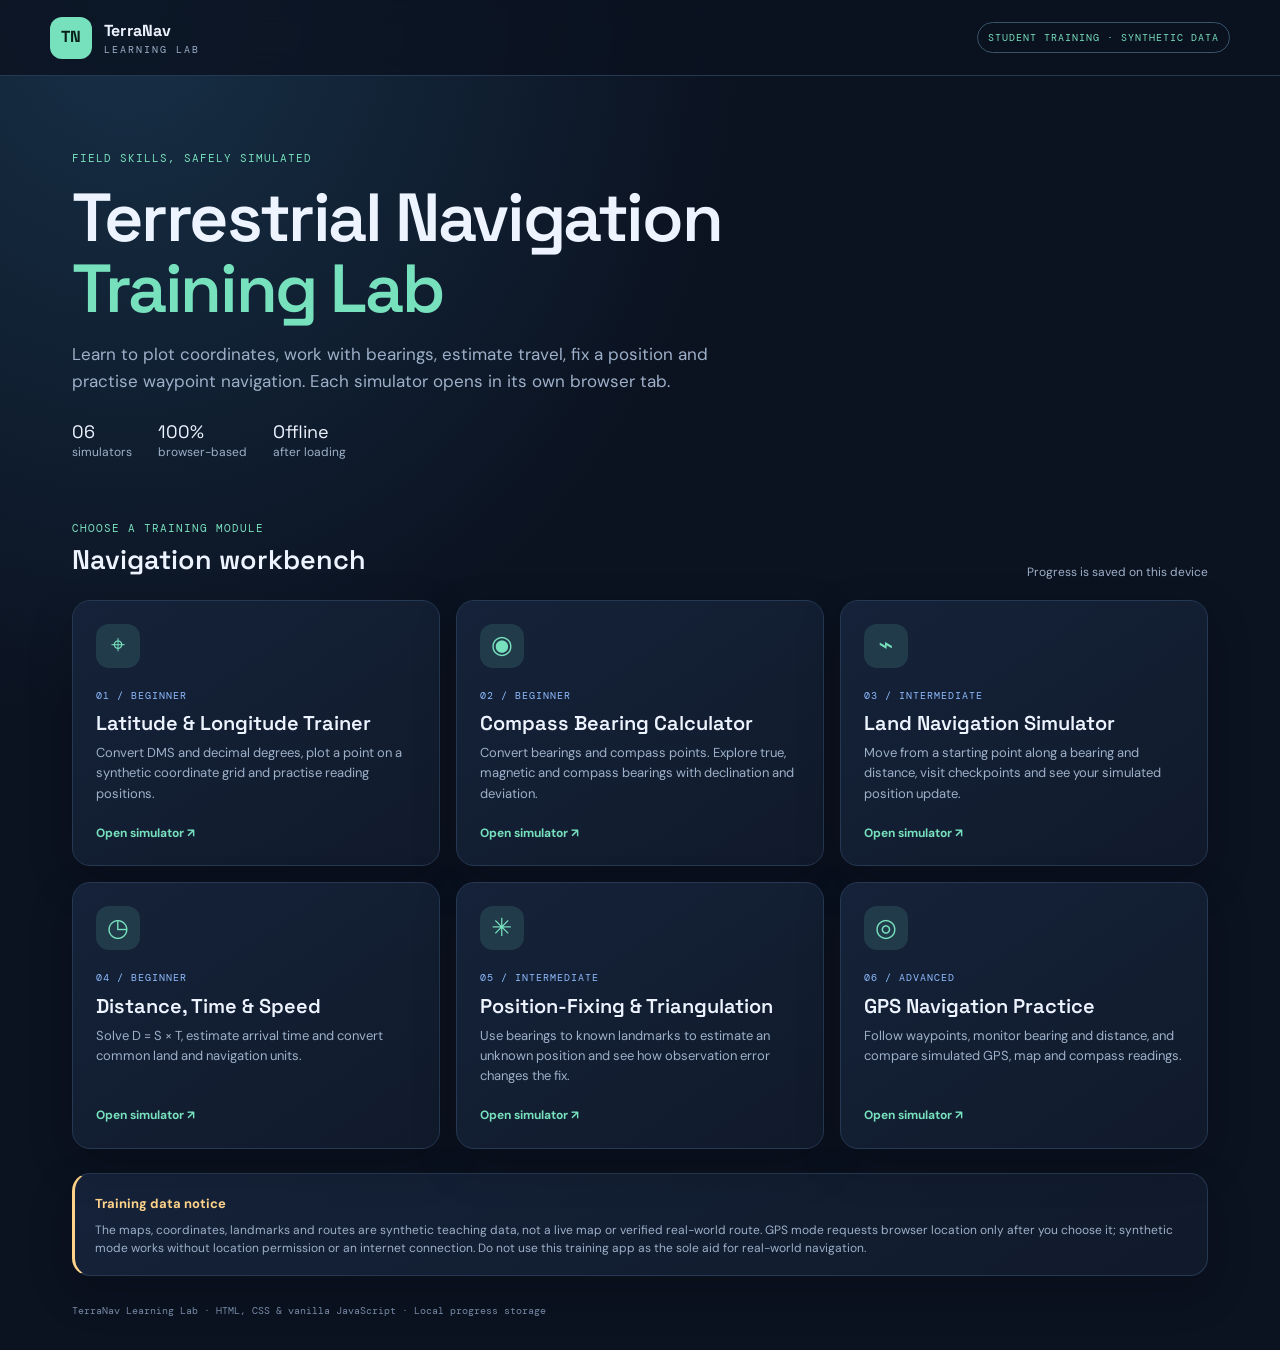
<file: index.html>
<!doctype html>
<html lang="en">
<head>
<meta charset="utf-8"><meta name="viewport" content="width=device-width,initial-scale=1">
<meta name="description" content="Six interactive terrestrial navigation training simulators for students.">
<title>TerraNav Learning Lab</title><link rel="stylesheet" href="styles.css">
</head>
<body class="hub">
<header class="topbar"><a class="brand" href="index.html"><span class="brand-mark">TN</span><span>TerraNav <small>LEARNING LAB</small></span></a><span class="pill">STUDENT TRAINING · SYNTHETIC DATA</span></header>
<main class="wrap">
<section class="hero"><div class="eyebrow">FIELD SKILLS, SAFELY SIMULATED</div><h1>Terrestrial Navigation<br><em>Training Lab</em></h1><p>Learn to plot coordinates, work with bearings, estimate travel, fix a position and practise waypoint navigation. Each simulator opens in its own browser tab.</p><div class="hero-stats"><span><b>06</b> simulators</span><span><b>100%</b> browser-based</span><span><b>Offline</b> after loading</span></div></section>
<section class="section-head"><div><div class="eyebrow">CHOOSE A TRAINING MODULE</div><h2>Navigation workbench</h2></div><span class="muted">Progress is saved on this device</span></section>
<div class="module-grid">
<a class="module-card" target="_blank" rel="noopener" href="app.html?tool=coordinates"><span class="module-icon">⌖</span><span class="module-number">01 / BEGINNER</span><h3>Latitude &amp; Longitude Trainer</h3><p>Convert DMS and decimal degrees, plot a point on a synthetic coordinate grid and practise reading positions.</p><span class="card-link">Open simulator ↗</span></a>
<a class="module-card" target="_blank" rel="noopener" href="app.html?tool=bearings"><span class="module-icon">◉</span><span class="module-number">02 / BEGINNER</span><h3>Compass Bearing Calculator</h3><p>Convert bearings and compass points. Explore true, magnetic and compass bearings with declination and deviation.</p><span class="card-link">Open simulator ↗</span></a>
<a class="module-card" target="_blank" rel="noopener" href="app.html?tool=land"><span class="module-icon">⌁</span><span class="module-number">03 / INTERMEDIATE</span><h3>Land Navigation Simulator</h3><p>Move from a starting point along a bearing and distance, visit checkpoints and see your simulated position update.</p><span class="card-link">Open simulator ↗</span></a>
<a class="module-card" target="_blank" rel="noopener" href="app.html?tool=speed"><span class="module-icon">◷</span><span class="module-number">04 / BEGINNER</span><h3>Distance, Time &amp; Speed</h3><p>Solve D = S × T, estimate arrival time and convert common land and navigation units.</p><span class="card-link">Open simulator ↗</span></a>
<a class="module-card" target="_blank" rel="noopener" href="app.html?tool=fix"><span class="module-icon">✳</span><span class="module-number">05 / INTERMEDIATE</span><h3>Position-Fixing &amp; Triangulation</h3><p>Use bearings to known landmarks to estimate an unknown position and see how observation error changes the fix.</p><span class="card-link">Open simulator ↗</span></a>
<a class="module-card" target="_blank" rel="noopener" href="app.html?tool=gps"><span class="module-icon">◎</span><span class="module-number">06 / ADVANCED</span><h3>GPS Navigation Practice</h3><p>Follow waypoints, monitor bearing and distance, and compare simulated GPS, map and compass readings.</p><span class="card-link">Open simulator ↗</span></a>
</div>
<section class="note-panel"><strong>Training data notice</strong><p>The maps, coordinates, landmarks and routes are synthetic teaching data, not a live map or verified real-world route. GPS mode requests browser location only after you choose it; synthetic mode works without location permission or an internet connection. Do not use this training app as the sole aid for real-world navigation.</p></section>
<footer>TerraNav Learning Lab · HTML, CSS &amp; vanilla JavaScript · Local progress storage</footer>
</main></body></html>
</file>
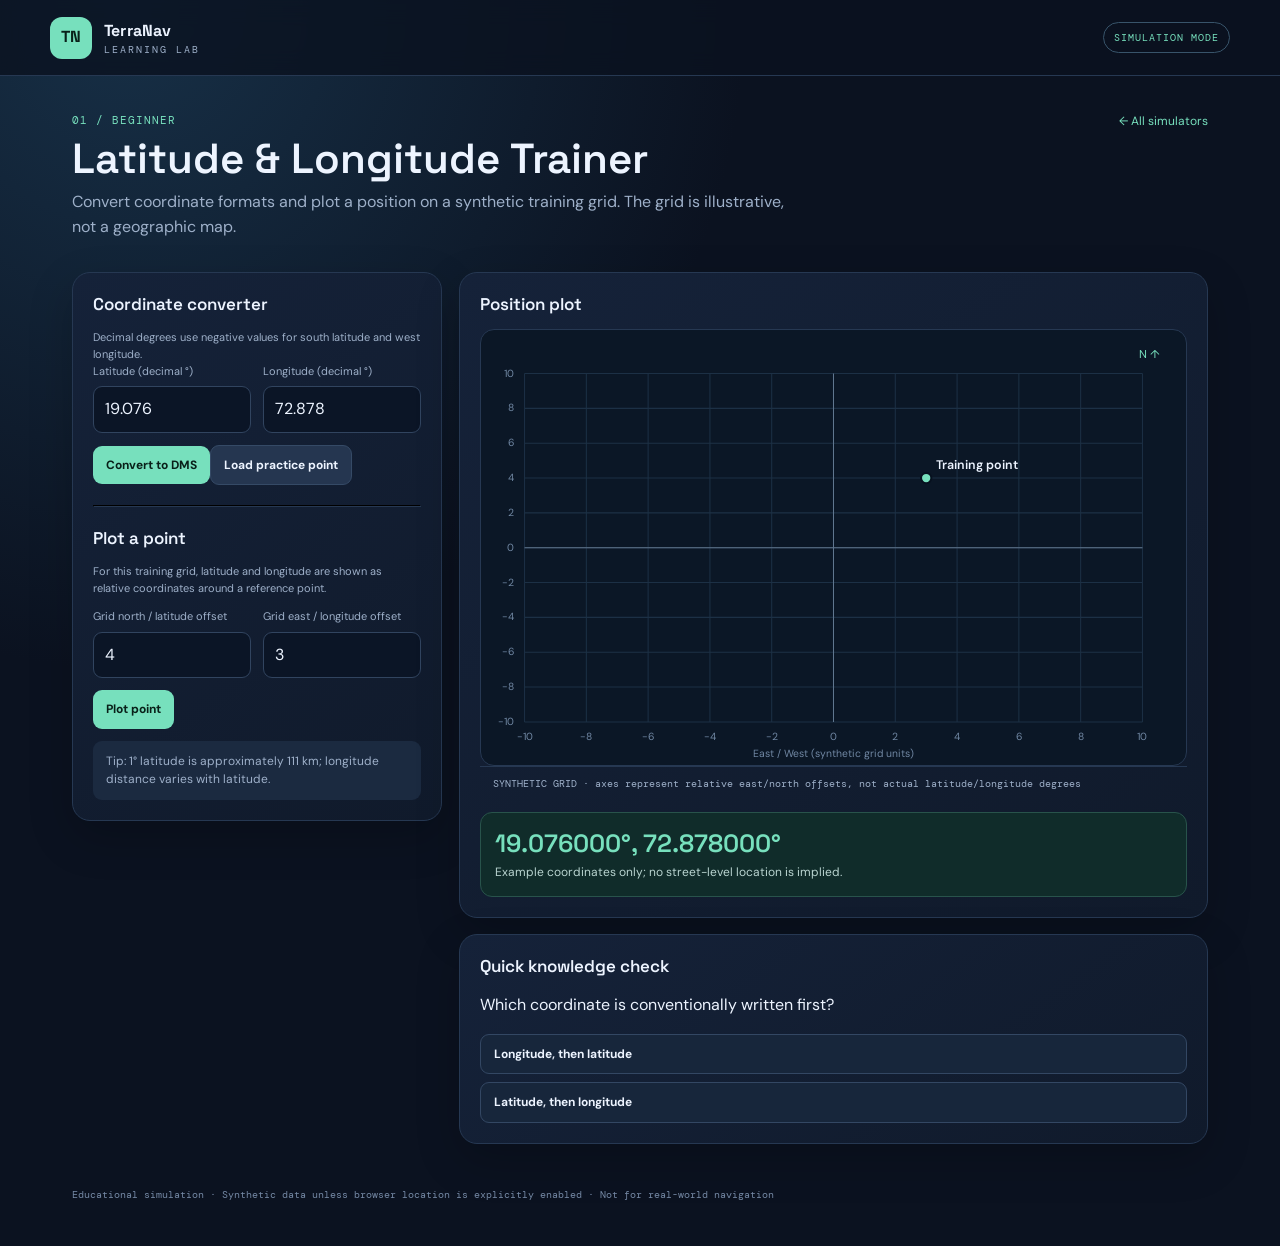
<file: app.html>
<!doctype html>
<html lang="en"><head><meta charset="utf-8"><meta name="viewport" content="width=device-width,initial-scale=1"><meta name="description" content="Interactive terrestrial navigation student simulator"><title>TerraNav Simulator</title><link rel="stylesheet" href="styles.css"></head>
<body><header class="topbar"><a class="brand" href="index.html"><span class="brand-mark">TN</span><span>TerraNav <small>LEARNING LAB</small></span></a><span class="pill">SIMULATION MODE</span></header><main class="app-wrap"><div class="app-heading"><div><div class="eyebrow" id="app-level">TRAINING MODULE</div><h1 id="app-title">Loading simulator…</h1><p id="app-description"></p></div><a class="back-link" href="index.html">← All simulators</a></div><div id="app-root"></div><footer>Educational simulation · Synthetic data unless browser location is explicitly enabled · Not for real-world navigation</footer></main><script src="app.js"></script></body></html>
</file>
<file: styles.css>
@import url('https://fonts.googleapis.com/css2?family=DM+Mono:wght@400;500&family=DM+Sans:wght@400;500;600;700&family=Space+Grotesk:wght@400;500;600;700&display=swap');
:root{--bg:#0b1220;--panel:#121d30;--panel2:#17253b;--line:#263852;--text:#edf4ff;--muted:#9eb0c9;--accent:#77e0bd;--blue:#8ebcff;--warn:#ffd38a;--danger:#ff9c9c;--shadow:0 16px 45px #0003}
*{box-sizing:border-box}body{margin:0;background:radial-gradient(ellipse at 10% 0%,#173047 0,transparent 38%),var(--bg);color:var(--text);font-family:'DM Sans',system-ui,sans-serif;line-height:1.55}a{color:inherit;text-decoration:none}.topbar{height:76px;border-bottom:1px solid var(--line);display:flex;align-items:center;justify-content:space-between;padding:0 max(22px,calc((100% - 1180px)/2));background:#0b1220cc;backdrop-filter:blur(12px)}.brand{display:flex;gap:12px;align-items:center;font-family:'Space Grotesk',sans-serif;font-weight:700;letter-spacing:.2px}.brand small{display:block;font:10px 'DM Mono',monospace;color:var(--muted);letter-spacing:2px}.brand-mark{display:grid;place-items:center;width:42px;height:42px;background:var(--accent);color:#092019;border-radius:12px;font-weight:700}.pill,.eyebrow,.module-number,.mono{font-family:'DM Mono',monospace;letter-spacing:1px}.pill{border:1px solid #38546a;color:var(--accent);font-size:10px;padding:7px 10px;border-radius:99px}.wrap{max-width:1180px;margin:auto;padding:40px 22px 28px}.hero{padding:34px 0 42px;max-width:800px}.eyebrow{font-size:11px;color:var(--accent);text-transform:uppercase}.hero h1{font:600 clamp(38px,6vw,68px)/1.04 'Space Grotesk',sans-serif;letter-spacing:-2.4px;margin:16px 0}.hero h1 em{font-style:normal;color:var(--accent)}.hero p{color:var(--muted);font-size:17px;max-width:690px}.hero-stats{display:flex;gap:26px;margin-top:26px;color:var(--muted);font-size:12px}.hero-stats b{display:block;color:var(--text);font:18px 'Space Grotesk',sans-serif}.section-head{display:flex;justify-content:space-between;align-items:end;margin:16px 0 18px}.section-head h2{font:600 27px 'Space Grotesk',sans-serif;margin:5px 0}.muted{color:var(--muted);font-size:12px}.module-grid{display:grid;grid-template-columns:repeat(3,minmax(0,1fr));gap:16px}.module-card,.panel,.note-panel{border:1px solid var(--line);background:linear-gradient(145deg,#152239,#101a2b);border-radius:18px;box-shadow:var(--shadow)}.module-card{padding:23px;min-height:255px;display:flex;flex-direction:column;transition:.18s transform,.18s border-color}.module-card:hover{transform:translateY(-4px);border-color:#6aa995}.module-icon{width:44px;height:44px;border-radius:13px;display:grid;place-items:center;background:#213b4b;color:var(--accent);font-size:25px;margin-bottom:20px}.module-number{font-size:10px;color:var(--blue)}.module-card h3{font:600 20px 'Space Grotesk',sans-serif;margin:7px 0}.module-card p{font-size:13px;color:var(--muted);margin:0 0 20px}.card-link{color:var(--accent);font-size:12px;font-weight:700;margin-top:auto}.note-panel{padding:17px 20px;margin-top:24px;border-left:3px solid var(--warn)}.note-panel p{font-size:12px;color:var(--muted);margin:5px 0 0}.note-panel strong{font-size:13px;color:var(--warn)}footer{padding:28px 0 5px;color:#7589a5;font:10px 'DM Mono',monospace}.app-wrap{max-width:1180px;margin:auto;padding:26px 22px 40px}.app-heading{display:flex;justify-content:space-between;align-items:start;gap:20px;margin:10px 0 24px}.app-heading h1{font:600 clamp(28px,4vw,42px)/1.1 'Space Grotesk',sans-serif;margin:7px 0}.app-heading p{margin:8px 0;color:var(--muted);max-width:720px}.back-link{color:var(--accent);font-size:12px;white-space:nowrap}.layout{display:grid;grid-template-columns:minmax(280px,370px) minmax(0,1fr);gap:17px;align-items:start}.panel{padding:20px;margin-bottom:16px}.panel h2,.panel h3{font:600 17px 'Space Grotesk',sans-serif;margin:0 0 14px}.field-grid{display:grid;grid-template-columns:1fr 1fr;gap:12px}.field{display:flex;flex-direction:column;gap:6px;margin-bottom:12px}.field label{font-size:11px;color:var(--muted)}input,select,button{font:inherit}input,select{width:100%;min-width:0;color:var(--text);background:#0b1526;border:1px solid #31445f;border-radius:9px;padding:10px 11px;outline:none}input:focus,select:focus{border-color:var(--accent);box-shadow:0 0 0 3px #77e0bd18}button,.button{border:0;border-radius:9px;padding:10px 13px;background:var(--accent);color:#092019;font-weight:700;font-size:12px;cursor:pointer;display:inline-flex;align-items:center;justify-content:center;gap:6px}button.secondary,.button.secondary{background:#253650;color:var(--text);border:1px solid #354a66}button:disabled{opacity:.45;cursor:not-allowed}.button-row{display:flex;flex-wrap:wrap;gap:8px;margin-top:7px}.result{border:1px solid #28534b;background:#102c2a;border-radius:12px;padding:14px;margin-top:12px}.result .big{font:600 25px 'Space Grotesk',sans-serif;color:var(--accent);overflow-wrap:anywhere}.result p{font-size:12px;color:#b9d4d0;margin:4px 0 0}.metric-grid{display:grid;grid-template-columns:repeat(3,1fr);gap:10px}.metric{padding:13px;border-radius:11px;background:#0c1728;border:1px solid var(--line)}.metric small{display:block;color:var(--muted);font-size:10px}.metric b{font:600 18px 'Space Grotesk',sans-serif;display:block;margin-top:4px}.mapbox{min-height:360px;background:#0b1726;border:1px solid var(--line);border-radius:14px;overflow:hidden;position:relative}.mapbox svg{display:block;width:100%;height:100%;min-height:360px}.map-caption{font:10px 'DM Mono',monospace;color:var(--muted);padding:10px 13px;border-top:1px solid var(--line)}.feedback{padding:11px 13px;border-radius:9px;background:#1b2a40;color:var(--muted);font-size:12px;margin-top:12px}.feedback.good{color:var(--accent);background:#102c2a}.feedback.warn{color:var(--warn);background:#30271a}.quiz-options{display:grid;gap:8px}.quiz-options button{justify-content:flex-start;background:#17263b;border:1px solid #334763;color:var(--text)}.quiz-options button.correct{border-color:var(--accent);background:#12382f}.quiz-options button.wrong{border-color:var(--danger);background:#3a2028}.tiny{font-size:11px;color:var(--muted)}.table{width:100%;border-collapse:collapse;font-size:12px}.table td,.table th{border-bottom:1px solid var(--line);padding:8px;text-align:left}.table th{color:var(--muted);font-weight:500}.notice{font-size:11px;color:var(--warn);padding:10px 12px;border:1px solid #59482b;border-radius:9px;background:#241f17;margin-top:12px}.compass{width:min(310px,100%);aspect-ratio:1;margin:12px auto;position:relative;border-radius:50%;border:1px solid #36506b;background:radial-gradient(circle,#142b40 0 4%,#0b1728 4.5% 55%,#15263b 56% 57%,#0b1728 58%);}.compass:before{content:"";position:absolute;left:50%;top:8%;height:84%;width:1px;background:#294158}.compass:after{content:"";position:absolute;left:8%;top:50%;width:84%;height:1px;background:#294158}.compass-label{position:absolute;font:12px 'DM Mono',monospace;color:var(--muted)}.compass-label.n{top:4%;left:calc(50% - 4px)}.compass-label.e{right:5%;top:calc(50% - 8px)}.compass-label.s{bottom:4%;left:calc(50% - 4px)}.compass-label.w{left:5%;top:calc(50% - 8px)}.needle{position:absolute;left:calc(50% - 2px);top:12%;width:4px;height:38%;background:var(--accent);transform-origin:50% 100%;clip-path:polygon(50% 0,100% 100%,50% 84%,0 100%);z-index:2}.map-legend{display:flex;gap:14px;flex-wrap:wrap;font-size:11px;color:var(--muted);margin:10px 0}.dot{display:inline-block;width:8px;height:8px;border-radius:50%;margin-right:5px}.two-col{display:grid;grid-template-columns:1fr 1fr;gap:14px}.status{display:inline-flex;align-items:center;gap:6px;color:var(--accent);font:10px 'DM Mono',monospace}.status:before{content:"";width:6px;height:6px;border-radius:50%;background:currentColor}.progress{height:6px;border-radius:8px;background:#26354b;overflow:hidden}.progress span{display:block;height:100%;background:var(--accent);width:0;transition:width .2s}.kbd{font:10px 'DM Mono',monospace;background:#26354b;padding:3px 5px;border-radius:4px}
@media(max-width:850px){.module-grid{grid-template-columns:repeat(2,minmax(0,1fr))}.layout{grid-template-columns:1fr}.app-heading{display:block}.back-link{display:inline-block;margin-top:8px}}@media(max-width:560px){.module-grid{grid-template-columns:1fr}.section-head{display:block}.hero-stats{gap:15px}.pill{display:none}.field-grid,.two-col{grid-template-columns:1fr}.metric-grid{grid-template-columns:1fr 1fr}.topbar{padding:0 16px}.wrap,.app-wrap{padding-left:15px;padding-right:15px}}
</file>
